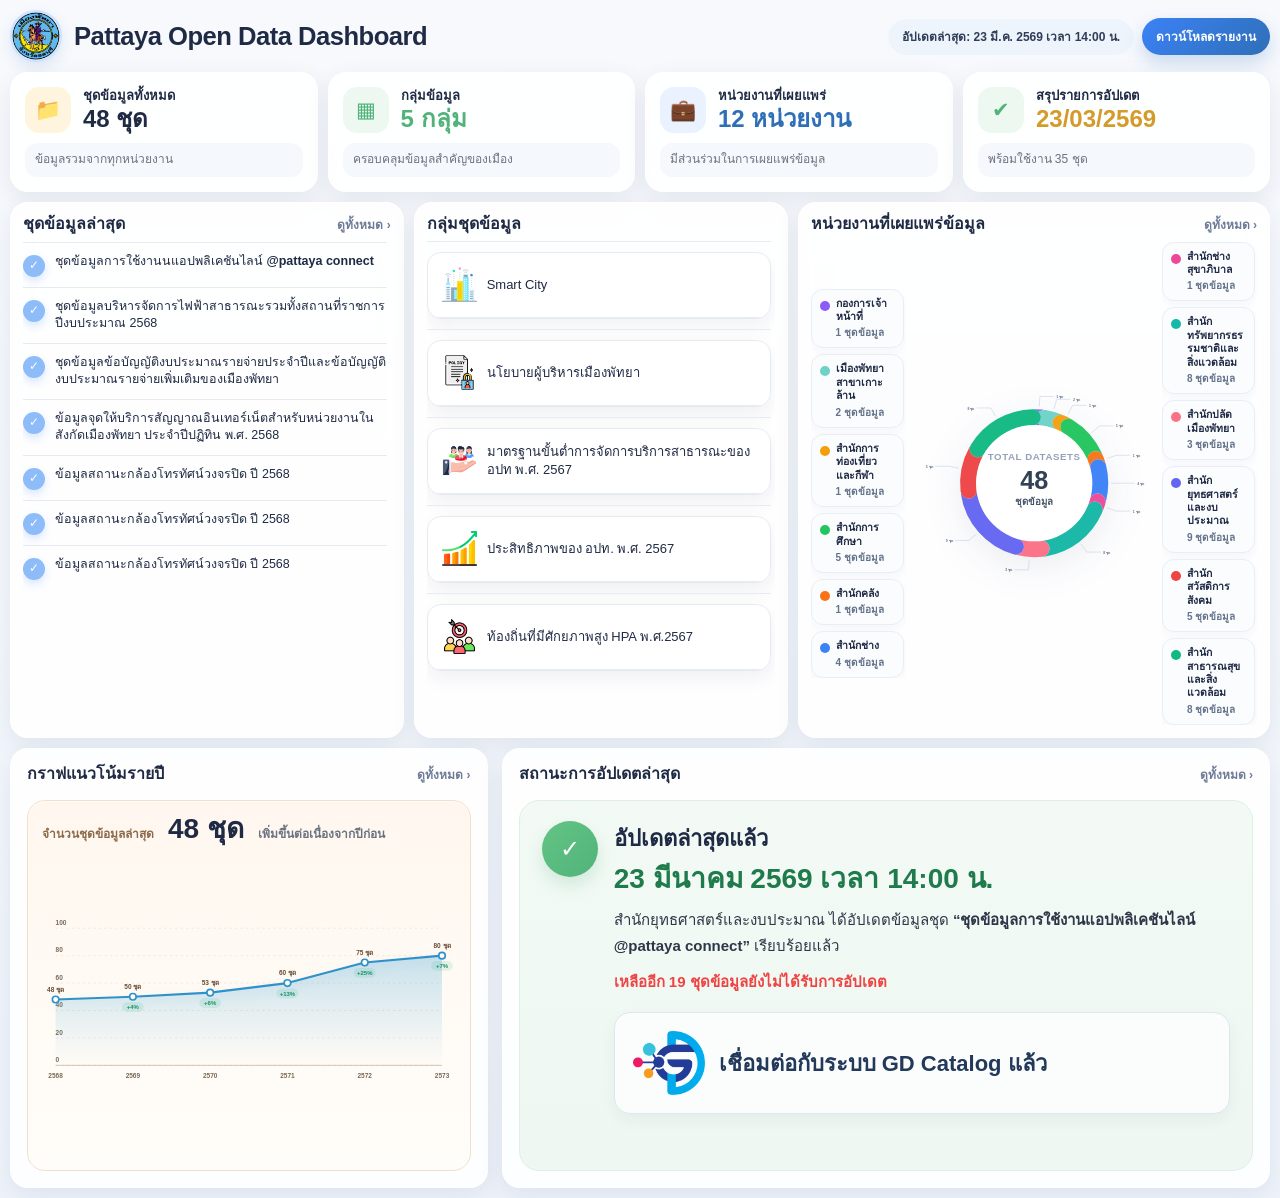
<file: index.html>
<!DOCTYPE html>
<html lang="th">
<head>
  <meta charset="UTF-8" />
  <meta name="viewport" content="width=device-width, initial-scale=1.0" />
  <title>Pattaya Open Data Dashboard</title>
  <link rel="stylesheet" href="style.css" />
</head>
<body>
  <div class="dashboard">
    <div class="topbar">
      <div class="brand">
        <div class="logo">
          <img src="pattaya logo.png" alt="Pattaya Logo">
        </div>
        <h1>Pattaya Open Data Dashboard</h1>
      </div>

      <div class="top-actions">
        <div class="last-update">อัปเดตล่าสุด: 23 มี.ค. 2569 เวลา 14:00 น.</div>
        <button class="btn">ดาวน์โหลดรายงาน</button>
      </div>
    </div>

    <div class="grid-kpi">
      <div class="card kpi-card">
        <div class="kpi-head">
          <div class="icon-wrap icon-orange">📁</div>
          <div>
            <div class="kpi-title">ชุดข้อมูลทั้งหมด</div>
            <div class="kpi-value">48 ชุด</div>
          </div>
        </div>
        <div class="kpi-sub">ข้อมูลรวมจากทุกหน่วยงาน</div>
      </div>

      <div class="card kpi-card">
        <div class="kpi-head">
          <div class="icon-wrap icon-green">▦</div>
          <div>
            <div class="kpi-title">กลุ่มข้อมูล</div>
            <div class="kpi-value" style="color:var(--green)">5 กลุ่ม</div>
          </div>
        </div>
        <div class="kpi-sub">ครอบคลุมข้อมูลสำคัญของเมือง</div>
      </div>

      <div class="card kpi-card">
        <div class="kpi-head">
          <div class="icon-wrap icon-blue">💼</div>
          <div>
            <div class="kpi-title">หน่วยงานที่เผยแพร่</div>
            <div class="kpi-value" style="color:var(--primary)">12 หน่วยงาน</div>
          </div>
        </div>
        <div class="kpi-sub">มีส่วนร่วมในการเผยแพร่ข้อมูล</div>
      </div>

      <div class="card kpi-card">
        <div class="kpi-head">
          <div class="icon-wrap icon-green">✔</div>
          <div>
            <div class="kpi-title">สรุปรายการอัปเดต</div>
            <div class="kpi-value" style="color:var(--orange)">23/03/2569</div>
          </div>
        </div>
        <div class="kpi-sub">พร้อมใช้งาน 35 ชุด</div>
      </div>
    </div>

 <div class="content-grid">
  <div class="card panel">
    <div class="panel-head">
      <div class="panel-title">ชุดข้อมูลล่าสุด</div>
      <a class="more" href="report.html">ดูทั้งหมด ›</a>
    </div>
    <ul class="list">
      <li><span class="check">✓</span><span>ชุดข้อมูลการใช้งานนแอปพลิเคชันไลน์ <strong>@pattaya connect</strong></span></li>
      <li><span class="check">✓</span><span>ชุดข้อมูลบริหารจัดการไฟฟ้าสาธารณะรวมทั้งสถานที่ราชการ ปีงบประมาณ 2568</span></li>
      <li><span class="check">✓</span><span>ชุดข้อมูลข้อบัญญัติงบประมาณรายจ่ายประจำปีและข้อบัญญัติงบประมาณรายจ่ายเพิ่มเติมของเมืองพัทยา</span></li>
      <li><span class="check">✓</span><span>ข้อมูลจุดให้บริการสัญญาณอินเทอร์เน็ตสำหรับหน่วยงานในสังกัดเมืองพัทยา ประจำปีปฏิทิน พ.ศ. 2568</span></li>
      <li><span class="check">✓</span><span>ข้อมูลสถานะกล้องโทรทัศน์วงจรปิด ปี 2568</span></li>
      <li><span class="check">✓</span><span>ข้อมูลสถานะกล้องโทรทัศน์วงจรปิด ปี 2568</span></li>
      <li><span class="check">✓</span><span>ข้อมูลสถานะกล้องโทรทัศน์วงจรปิด ปี 2568</span></li>
    </ul>
  </div>

  <div class="card panel">
    <div class="panel-head">
      <div class="panel-title">กลุ่มชุดข้อมูล</div>
    </div>

    <ul class="list">
      <li class="menu-row">
        <div class="menu-bar">
          <div class="menu-item">
            <div class="icon">
              <img src="smart-city.png" alt="Smart City" height="40" width="35">
              <div class="verdana">Smart City</div>
            </div>
            <div class="submenu">
              <a href="#">สิ่งแวดล้อมอัจฉริยะ</a>
              <a href="#">การเดินทางและขนส่งอัจฉริยะ</a>
              <a href="#">การดำรงชีวิตอัจฉริยะ</a>
              <a href="#">พลเมืองอัจฉริยะ</a>
              <a href="#">พลังงานอัจฉริยะ</a>
              <a href="#">เศรษฐกิจอัจฉริยะ</a>
              <a href="https://data.pattaya.go.th/group/smart-governance-1">การบริหารภาครัฐอัจฉริยะ</a>
            </div>
          </div>
        </div>
      </li>

      <li class="menu-row">
        <div class="menu-bar">
          <div class="menu-item">
            <div class="icon">
              <img src="privacy-policy.png" alt="นโยบายผู้บริหารเมืองพัทยา" height="40" width="35">
              <div class="verdana">นโยบายผู้บริหารเมืองพัทยา</div>
            </div>
            <div class="submenu">
              <a href="#">สิ่งแวดล้อมอัจฉริยะ</a>
              <a href="#">การเดินทางและขนส่งอัจฉริยะ</a>
              <a href="#">การดำรงชีวิตอัจฉริยะ</a>
              <a href="#">พลเมืองอัจฉริยะ</a>
              <a href="#">พลังงานอัจฉริยะ</a>
              <a href="#">เศรษฐกิจอัจฉริยะ</a>
              <a href="https://data.pattaya.go.th/group/smart-governance-1">การบริหารภาครัฐอัจฉริยะ</a>
            </div>
          </div>
        </div>
      </li>

      <li class="menu-row">
        <div class="menu-bar">
          <div class="menu-item">
            <div class="icon">
              <img src="service.png" alt="มาตรฐานขั้นต่ำการจัดการบริการสาธารณะของ อปท พ.ศ. 2567" height="40" width="35">
              <div class="verdana">มาตรฐานขั้นต่ำการจัดการบริการสาธารณะของ อปท พ.ศ. 2567</div>
            </div>
            <div class="submenu">
              <a href="#">สิ่งแวดล้อมอัจฉริยะ</a>
              <a href="#">การเดินทางและขนส่งอัจฉริยะ</a>
              <a href="#">การดำรงชีวิตอัจฉริยะ</a>
              <a href="#">พลเมืองอัจฉริยะ</a>
              <a href="#">พลังงานอัจฉริยะ</a>
              <a href="#">เศรษฐกิจอัจฉริยะ</a>
              <a href="https://data.pattaya.go.th/group/smart-governance-1">การบริหารภาครัฐอัจฉริยะ</a>
            </div>
          </div>
        </div>
      </li>

      <li class="menu-row">
        <div class="menu-bar">
          <div class="menu-item">
            <div class="icon">
              <img src="performance.png" alt="ประสิทธิภาพของ อปท. พ.ศ. 2567" height="40" width="35">
              <div class="verdana">ประสิทธิภาพของ อปท. พ.ศ. 2567</div>
            </div>
            <div class="submenu">
              <a href="#">สิ่งแวดล้อมอัจฉริยะ</a>
              <a href="#">การเดินทางและขนส่งอัจฉริยะ</a>
              <a href="#">การดำรงชีวิตอัจฉริยะ</a>
              <a href="#">พลเมืองอัจฉริยะ</a>
              <a href="#">พลังงานอัจฉริยะ</a>
              <a href="#">เศรษฐกิจอัจฉริยะ</a>
              <a href="https://data.pattaya.go.th/group/smart-governance-1">การบริหารภาครัฐอัจฉริยะ</a>
            </div>
          </div>
        </div>
      </li>

      <li class="menu-row">
        <div class="menu-bar">
          <div class="menu-item">
            <div class="icon">
              <img src="potential-customers.png" alt="ท้องถิ่นที่มีศักยภาพสูง HPA พ.ศ.2567" height="40" width="35">
              <div class="verdana">ท้องถิ่นที่มีศักยภาพสูง HPA พ.ศ.2567</div>
            </div>
            <div class="submenu">
              <a href="#">สิ่งแวดล้อมอัจฉริยะ</a>
              <a href="#">การเดินทางและขนส่งอัจฉริยะ</a>
              <a href="#">การดำรงชีวิตอัจฉริยะ</a>
              <a href="#">พลเมืองอัจฉริยะ</a>
              <a href="#">พลังงานอัจฉริยะ</a>
              <a href="#">เศรษฐกิจอัจฉริยะ</a>
              <a href="https://data.pattaya.go.th/group/smart-governance-1">การบริหารภาครัฐอัจฉริยะ</a>
            </div>
          </div>
        </div>
      </li>
    </ul>
  </div>

  <div class="card panel">
    <div class="panel-head">
      <div class="panel-title">หน่วยงานที่เผยแพร่ข้อมูล</div>
      <a class="more" href="#">ดูทั้งหมด ›</a>
    </div>

    <div class="agency-ring-layout">
      <div id="agencyLegendLeft" class="agency-legend-side"></div>

      <div class="agency-ring-center">
        <svg id="agencyChart" class="agency-chart" viewBox="0 0 620 620">
          <g id="agencyConnectors"></g>
          <g id="agencyArcs"></g>

          <circle cx="310" cy="310" r="150" class="agency-inner-hole"></circle>

          <text x="310" y="250" text-anchor="middle" class="agency-center-label">TOTAL DATASETS</text>
          <text x="310" y="325" text-anchor="middle" class="agency-center-total">48</text>
          <text x="310" y="365" text-anchor="middle" class="agency-center-sub">ชุดข้อมูล</text>
        </svg>
      </div>

      <div id="agencyLegendRight" class="agency-legend-side"></div>
    </div>
  </div>
</div>

<div class="bottom-grid">
  <div class="card chart-panel">
    <div class="panel-head">
      <div class="panel-title">กราฟแนวโน้มรายปี</div>
      <a class="more" href="#">ดูทั้งหมด ›</a>
    </div>

    <div class="trend-chart-card">
      <div class="trend-summary">
        <div class="trend-summary-label">จำนวนชุดข้อมูลล่าสุด</div>
        <div class="trend-summary-value">48 ชุด</div>
        <div class="trend-summary-sub">เพิ่มขึ้นต่อเนื่องจากปีก่อน</div>
      </div>

      <svg id="trendChart" class="trend-chart-svg" viewBox="0 0 760 320" preserveAspectRatio="xMidYMid meet">
        <g id="trendGrid"></g>
        <g id="trendAxes"></g>
        <path id="trendArea" class="trend-area"></path>
        <path id="trendLine" class="trend-line"></path>
        <g id="trendPoints"></g>
        <g id="trendLabels"></g>
        <g id="trendYears"></g>
      </svg>
    </div>
  </div>

  <div class="card status-panel">
    <div class="panel-head">
      <div class="panel-title">สถานะการอัปเดตล่าสุด</div>
      <a class="more" href="#">ดูทั้งหมด ›</a>
    </div>

    <div class="status-box">
      <div class="status-icon">✓</div>
      <div class="status-content">
        <div class="status-title">อัปเดตล่าสุดแล้ว</div>
        <div class="status-date">23 มีนาคม 2569 เวลา 14:00 น.</div>
        <div class="status-desc">
          สำนักยุทธศาสตร์และงบประมาณ ได้อัปเดตข้อมูลชุด
          <strong>“ชุดข้อมูลการใช้งานแอปพลิเคชันไลน์ @pattaya connect”</strong> เรียบร้อยแล้ว
        </div>
       <div class="status-out">
  <p>เหลืออีก 19 ชุดข้อมูลยังไม่ได้รับการอัปเดต</p>
</div>

<div class="status-connect">
  <img src="gpdplus_logo.png" alt="GD Catalog" width="72" height="72">
  <span>เชื่อมต่อกับระบบ GD Catalog แล้ว</span>
</div>

      </div>
    </div>
  </div>
</div>
  <script>
  const agencyData = [
    { name: "กองการเจ้าหน้าที่", value: 1, color: "#8B5CF6" },
    { name: "เมืองพัทยา สาขาเกาะล้าน", value: 2, color: "#6DD3C7" },
    { name: "สำนักการท่องเที่ยวและกีฬา", value: 1, color: "#F59E0B" },
    { name: "สำนักการศึกษา", value: 5, color: "#22C55E" },
    { name: "สำนักคลัง", value: 1, color: "#F97316" },
    { name: "สำนักช่าง", value: 4, color: "#3B82F6" },
    { name: "สำนักช่างสุขาภิบาล", value: 1, color: "#EC4899" },
    { name: "สำนักทรัพยากรธรรมชาติและสิ่งแวดล้อม", value: 8, color: "#14B8A6" },
    { name: "สำนักปลัดเมืองพัทยา", value: 3, color: "#FB7185" },
    { name: "สำนักยุทธศาสตร์และงบประมาณ", value: 9, color: "#6366F1" },
    { name: "สำนักสวัสดิการสังคม", value: 5, color: "#EF4444" },
    { name: "สำนักสาธารณสุขและสิ่งแวดล้อม", value: 8, color: "#10B981" }
  ];

  const total = agencyData.reduce((sum, item) => sum + item.value, 0);

  const svg = document.getElementById("agencyChart");
  const arcsGroup = document.getElementById("agencyArcs");
  const connectorsGroup = document.getElementById("agencyConnectors");
  const legendLeft = document.getElementById("agencyLegendLeft");
  const legendRight = document.getElementById("agencyLegendRight");

  const cx = 310;
  const cy = 310;
  const radius = 170;
  const strokeWidth = 54;
  const gapDeg = 2.5;

  function polarToCartesian(cx, cy, r, angleDeg) {
    const rad = (angleDeg - 90) * Math.PI / 180;
    return {
      x: cx + r * Math.cos(rad),
      y: cy + r * Math.sin(rad)
    };
  }

  function arcPath(cx, cy, r, startAngle, endAngle) {
    const start = polarToCartesian(cx, cy, r, endAngle);
    const end = polarToCartesian(cx, cy, r, startAngle);
    const largeArcFlag = endAngle - startAngle <= 180 ? "0" : "1";
    return `M ${start.x} ${start.y} A ${r} ${r} 0 ${largeArcFlag} 0 ${end.x} ${end.y}`;
  }

  function arcLength(r, startAngle, endAngle) {
    const angle = (endAngle - startAngle) * Math.PI / 180;
    return r * angle;
  }

  function createLegendItem(item) {
    const div = document.createElement("div");
    div.className = "agency-legend-item";
    div.innerHTML = `
      <span class="agency-legend-dot" style="background:${item.color}"></span>
      <div class="agency-legend-text">
        <div class="agency-legend-name">${item.name}</div>
        <div class="agency-legend-value">${item.value} ชุดข้อมูล</div>
      </div>
    `;
    return div;
  }

  let currentAngle = 0;

  agencyData.forEach((item, index) => {
    const angle = (item.value / total) * 360;
    const startAngle = currentAngle + gapDeg / 2;
    const endAngle = currentAngle + angle - gapDeg / 2;
    const midAngle = (startAngle + endAngle) / 2;

    const bg = document.createElementNS("http://www.w3.org/2000/svg", "path");
    bg.setAttribute("d", arcPath(cx, cy, radius, startAngle, endAngle));
    bg.setAttribute("class", "agency-arc-bg");
    arcsGroup.appendChild(bg);

    const arc = document.createElementNS("http://www.w3.org/2000/svg", "path");
    arc.setAttribute("d", arcPath(cx, cy, radius, startAngle, endAngle));
    arc.setAttribute("class", "agency-arc animate-arc");
    arc.setAttribute("stroke", item.color);

    const len = arcLength(radius, startAngle, endAngle);
    arc.style.setProperty("--arc-length", len);
    arc.style.animationDelay = `${index * 0.08}s`;
    arcsGroup.appendChild(arc);

    const p1 = polarToCartesian(cx, cy, radius + 28, midAngle);
    const p2 = polarToCartesian(cx, cy, radius + 54, midAngle);
    const isRight = Math.cos((midAngle - 90) * Math.PI / 180) >= 0;
    const p3 = {
      x: p2.x + (isRight ? 36 : -36),
      y: p2.y
    };

    const line = document.createElementNS("http://www.w3.org/2000/svg", "path");
    line.setAttribute("d", `M ${p1.x} ${p1.y} L ${p2.x} ${p2.y} L ${p3.x} ${p3.y}`);
    line.setAttribute("class", "agency-connector");
    line.style.opacity = "0";
    line.style.transition = "opacity 0.5s ease";
    line.style.transitionDelay = `${0.6 + index * 0.08}s`;
    connectorsGroup.appendChild(line);

    const label = document.createElementNS("http://www.w3.org/2000/svg", "text");
    label.setAttribute("x", isRight ? p3.x + 6 : p3.x - 6);
    label.setAttribute("y", p3.y + 4);
    label.setAttribute("text-anchor", isRight ? "start" : "end");
    label.setAttribute("class", "agency-small-label");
    label.textContent = `${item.value} ชุด`;
    label.style.opacity = "0";
    label.style.transition = "opacity 0.5s ease";
    label.style.transitionDelay = `${0.7 + index * 0.08}s`;
    connectorsGroup.appendChild(label);

    setTimeout(() => {
      line.style.opacity = "1";
      label.style.opacity = "1";
    }, 100);

    const legendItem = createLegendItem(item);
    if (index < Math.ceil(agencyData.length / 2)) {
      legendLeft.appendChild(legendItem);
    } else {
      legendRight.appendChild(legendItem);
    }

    currentAngle += angle;
  });
</script>
<script>
  const trendData = [
    { year: "2568", value: 48 },
    { year: "2569", value: 50 },
    { year: "2570", value: 53 },
    { year: "2571", value: 60 },
    { year: "2572", value: 75 },
    { year: "2573", value: 80 }
  ];

  const trendSvg = document.getElementById("trendChart");
  const trendGrid = document.getElementById("trendGrid");
  const trendAxes = document.getElementById("trendAxes");
  const trendArea = document.getElementById("trendArea");
  const trendLine = document.getElementById("trendLine");
  const trendPoints = document.getElementById("trendPoints");
  const trendLabels = document.getElementById("trendLabels");
  const trendYears = document.getElementById("trendYears");

  const width = 760;
  const height = 320;
  const margin = { top: 20, right: 25, bottom: 48, left: 25 };

  const chartW = width - margin.left - margin.right;
  const chartH = height - margin.top - margin.bottom;

  const maxValue = Math.max(...trendData.map(d => d.value));
  const minValue = 0;
  const steps = 5;
  const yStep = Math.ceil(maxValue / steps / 5) * 5;
  const yMax = yStep * steps;

  function xScale(index){
    return margin.left + (chartW / (trendData.length - 1)) * index;
  }

  function yScale(value){
    return margin.top + chartH - ((value - minValue) / (yMax - minValue)) * chartH;
  }

  // gradient
  const defs = document.createElementNS("http://www.w3.org/2000/svg", "defs");
  defs.innerHTML = `
    <linearGradient id="trendAreaGradient" x1="0" y1="0" x2="0" y2="1">
      <stop offset="0%" stop-color="#3fa3d8"></stop>
      <stop offset="100%" stop-color="#3fa3d8" stop-opacity="0"></stop>
    </linearGradient>
  `;
  trendSvg.prepend(defs);

  // grid lines
  for(let i = 0; i <= steps; i++){
    const yValue = i * yStep;
    const y = yScale(yValue);

    const line = document.createElementNS("http://www.w3.org/2000/svg", "line");
    line.setAttribute("x1", margin.left);
    line.setAttribute("x2", width - margin.right);
    line.setAttribute("y1", y);
    line.setAttribute("y2", y);
    line.setAttribute("class", "trend-grid-line");
    trendGrid.appendChild(line);

    const label = document.createElementNS("http://www.w3.org/2000/svg", "text");
    label.setAttribute("x", margin.left);
    label.setAttribute("y", y - 6);
    label.setAttribute("text-anchor", "start");
    label.setAttribute("class", "trend-year-text");
    label.textContent = yValue;
    trendGrid.appendChild(label);
  }

  // x axis
  const axis = document.createElementNS("http://www.w3.org/2000/svg", "line");
  axis.setAttribute("x1", margin.left);
  axis.setAttribute("x2", width - margin.right);
  axis.setAttribute("y1", margin.top + chartH);
  axis.setAttribute("y2", margin.top + chartH);
  axis.setAttribute("class", "trend-axis-line");
  trendAxes.appendChild(axis);

  // line + area
  let linePath = "";
  let areaPath = "";

  trendData.forEach((d, i) => {
    const x = xScale(i);
    const y = yScale(d.value);

    linePath += `${i === 0 ? "M" : "L"} ${x} ${y} `;
    areaPath += `${i === 0 ? "M" : "L"} ${x} ${y} `;
  });

  areaPath += `L ${xScale(trendData.length - 1)} ${margin.top + chartH} `;
  areaPath += `L ${xScale(0)} ${margin.top + chartH} Z`;

  trendLine.setAttribute("d", linePath);
  trendArea.setAttribute("d", areaPath);

  // points + labels + growth %
  trendData.forEach((d, i) => {
    const x = xScale(i);
    const y = yScale(d.value);

    const point = document.createElementNS("http://www.w3.org/2000/svg", "circle");
    point.setAttribute("cx", x);
    point.setAttribute("cy", y);
    point.setAttribute("r", 6);
    point.setAttribute("class", "trend-point");
    trendPoints.appendChild(point);

    const valueLabel = document.createElementNS("http://www.w3.org/2000/svg", "text");
    valueLabel.setAttribute("x", x);
    valueLabel.setAttribute("y", y - 14);
    valueLabel.setAttribute("text-anchor", "middle");
    valueLabel.setAttribute("class", "trend-value-text");
    valueLabel.textContent = `${d.value} ชุด`;
    trendLabels.appendChild(valueLabel);

    const yearLabel = document.createElementNS("http://www.w3.org/2000/svg", "text");
    yearLabel.setAttribute("x", x);
    yearLabel.setAttribute("y", margin.top + chartH + 24);
    yearLabel.setAttribute("text-anchor", "middle");
    yearLabel.setAttribute("class", "trend-year-text");
    yearLabel.textContent = d.year;
    trendYears.appendChild(yearLabel);

    if(i > 0){
      const prev = trendData[i - 1].value;
      const growth = (((d.value - prev) / prev) * 100).toFixed(0);

      const badge = document.createElementNS("http://www.w3.org/2000/svg", "rect");
      badge.setAttribute("x", x - 20);
      badge.setAttribute("y", y + 10);
      badge.setAttribute("rx", 10);
      badge.setAttribute("ry", 10);
      badge.setAttribute("width", 40);
      badge.setAttribute("height", 18);
      badge.setAttribute("class", "trend-growth-badge");
      trendLabels.appendChild(badge);

      const growthText = document.createElementNS("http://www.w3.org/2000/svg", "text");
      growthText.setAttribute("x", x);
      growthText.setAttribute("y", y + 23);
      growthText.setAttribute("text-anchor", "middle");
      growthText.setAttribute("class", "trend-growth-text");
      growthText.textContent = `+${growth}%`;
      trendLabels.appendChild(growthText);
    }
  });
</script>
</body>
</html>
</file>
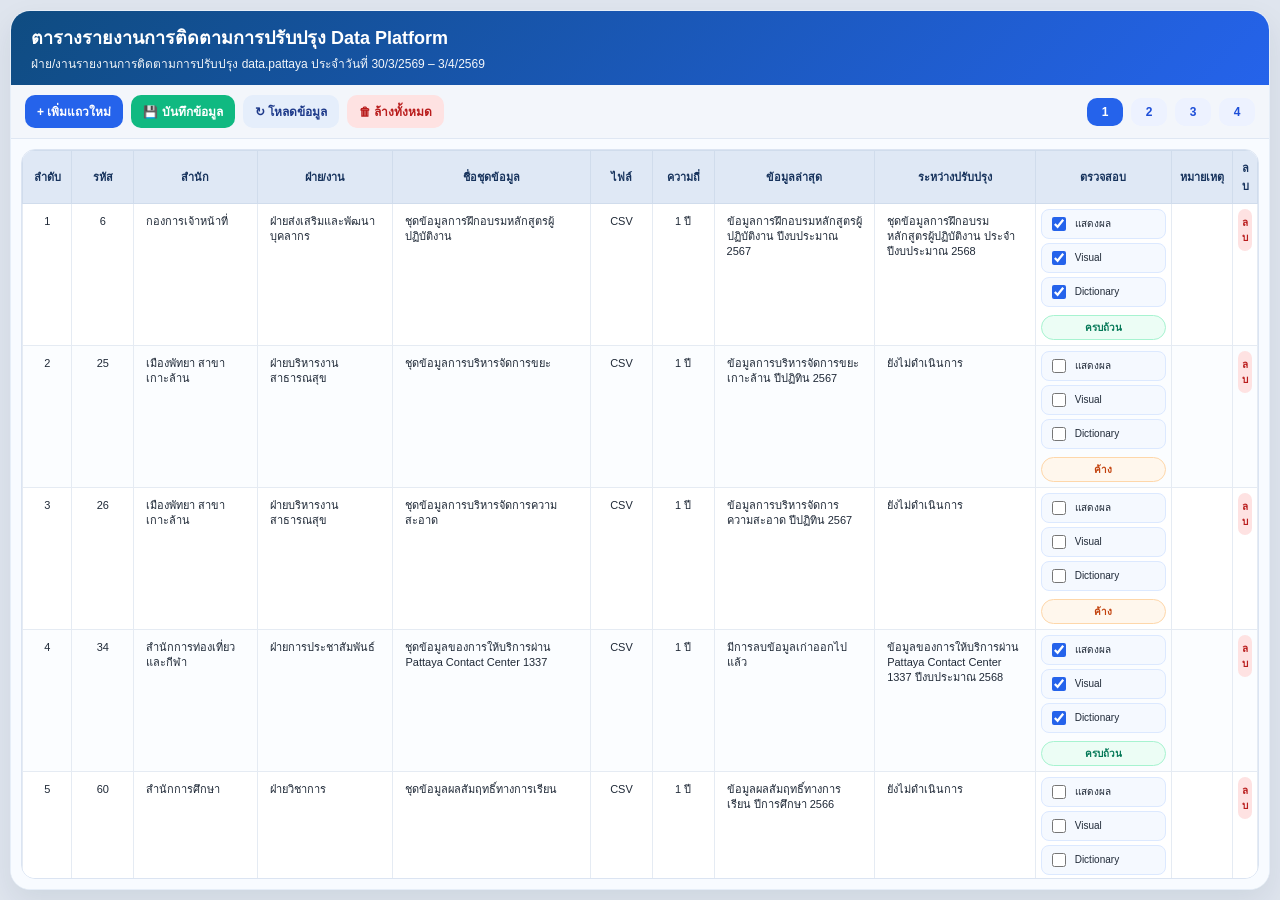
<file: report.html>
<!DOCTYPE html>
<html lang="th">
<head>
  <meta charset="UTF-8" />
  <meta name="viewport" content="width=device-width, initial-scale=1.0" />
  <title>ตารางติดตามการปรับปรุง Data Platform</title>
  <style>
    *{
      box-sizing:border-box;
      font-family:"Sarabun","Segoe UI",sans-serif;
    }

    html, body{
      height:100%;
      margin:0;
      overflow:hidden;
      background:#dfe5ee;
      color:#1f2937;
    }

    body{
      padding:10px;
    }

    .container{
      width:100%;
      height:calc(100vh - 20px);
      max-width:1400px;
      margin:0 auto;
    }

    .card{
      height:100%;
      display:flex;
      flex-direction:column;
      background:#fff;
      border-radius:20px;
      box-shadow:0 12px 30px rgba(18,38,63,.08);
      border:1px solid #e6eef8;
      overflow:hidden;
    }

    .header{
      flex:0 0 auto;
      padding:16px 20px 12px;
      background:linear-gradient(135deg,#0f4c81,#2563eb);
      color:#fff;
    }

    .header h1{
      margin:0 0 4px;
      font-size:18px;
      line-height:1.3;
    }

    .header p{
      margin:0;
      font-size:12px;
      opacity:.95;
    }

    .toolbar{
      flex:0 0 auto;
      display:flex;
      justify-content:space-between;
      align-items:center;
      gap:8px;
      flex-wrap:wrap;
      padding:10px 14px;
      background:#f3f6fb;
      border-bottom:1px solid #dfe7f3;
    }

    .toolbar-left,.toolbar-right{
      display:flex;
      gap:8px;
      flex-wrap:wrap;
      align-items:center;
    }

    button{
      border:none;
      border-radius:10px;
      padding:7px 12px;
      cursor:pointer;
      font-size:12px;
      font-weight:700;
      transition:.15s ease;
    }

    button:hover{
      transform:translateY(-1px);
    }

    .btn-primary{ background:#2563eb; color:#fff; }
    .btn-success{ background:#10b981; color:#fff; }
    .btn-secondary{ background:#e5eefb; color:#1e3a8a; }
    .btn-danger{ background:#fee2e2; color:#b91c1c; }

    .page-btn{
      background:#edf2ff;
      color:#1d4ed8;
      min-width:36px;
      padding:7px 10px;
    }

    .page-btn.active{
      background:#2563eb;
      color:#fff;
    }

    .table-panel{
      flex:1 1 auto;
      min-height:0;
      padding:10px;
      background:#f8fbff;
    }

    .table-wrap{
      height:100%;
      overflow:auto;
      border:1px solid #dbe4f2;
      border-radius:14px;
      background:#fff;
    }

    table{
      width:100%;
      border-collapse:collapse;
      table-layout:fixed;
      font-size:11px;
      min-width:1150px;
    }

    thead th{
      position:sticky;
      top:0;
      z-index:5;
      background:#dfe8f5;
      color:#16325c;
      font-weight:700;
      text-align:center;
      padding:8px 6px;
      border:1px solid #d0dcec;
      word-break:break-word;
    }

    tbody td{
      padding:5px;
      border:1px solid #e5ebf3;
      vertical-align:top;
      word-break:break-word;
      overflow-wrap:break-word;
      background:#fff;
    }

    tbody tr:nth-child(even) td{
      background:#fbfdff;
    }

    .editable{
      width:100%;
      min-height:26px;
      padding:4px 6px;
      border-radius:8px;
      outline:none;
      border:1px solid transparent;
      white-space:pre-wrap;
      word-break:break-word;
      line-height:1.35;
      font-size:11px;
    }

    .editable:focus{
      background:#fff;
      border-color:#93c5fd;
      box-shadow:0 0 0 2px rgba(37,99,235,.08);
    }

    .center{
      text-align:center;
    }

    .check-group{
      display:flex;
      flex-direction:column;
      gap:4px;
    }

    .check-item{
      display:flex;
      align-items:center;
      gap:6px;
      background:#f5f9ff;
      border:1px solid #dce9ff;
      border-radius:8px;
      padding:4px 6px;
      font-size:10px;
      line-height:1.2;
    }

    .check-item input[type="checkbox"]{
      width:14px;
      height:14px;
      accent-color:#2563eb;
      flex-shrink:0;
    }

    .status-badge{
      display:inline-block;
      padding:4px 8px;
      border-radius:999px;
      font-size:10px;
      font-weight:800;
      text-align:center;
      background:#fff7ed;
      color:#c2410c;
      border:1px solid #fed7aa;
      margin-top:4px;
    }

    .status-done{
      background:#ecfdf5;
      color:#047857;
      border-color:#a7f3d0;
    }

    .action-btn{
      width:100%;
      border:none;
      background:#fee2e2;
      color:#b91c1c;
      border-radius:8px;
      padding:6px 4px;
      font-size:10px;
      font-weight:700;
      cursor:pointer;
    }

    col.no{width:4%}
    col.code{width:5%}
    col.office{width:10%}
    col.division{width:11%}
    col.dataset{width:16%}
    col.filetype{width:5%}
    col.frequency{width:5%}
    col.latest{width:13%}
    col.update{width:13%}
    col.check{width:11%}
    col.note{width:5%}
    col.action{width:2%}

    @media (max-width: 1000px){
      .header h1{ font-size:16px; }
      .header p{ font-size:11px; }
      button{ font-size:11px; padding:6px 10px; }
      table{ font-size:10px; }
      .editable{ font-size:10px; }
      .check-item{ font-size:9px; }
    }
  </style>
</head>
<body>
  <div class="container">
    <div class="card">
      <div class="header">
        <h1>ตารางรายงานการติดตามการปรับปรุง Data Platform</h1>
        <p>ฝ่าย/งานรายงานการติดตามการปรับปรุง data.pattaya ประจำวันที่ 30/3/2569 – 3/4/2569</p>
      </div>

      <div class="toolbar">
        <div class="toolbar-left">
          <button class="btn-primary" onclick="addRow()">+ เพิ่มแถวใหม่</button>
          <button class="btn-success" onclick="saveTable()">💾 บันทึกข้อมูล</button>
          <button class="btn-secondary" onclick="loadTable()">↻ โหลดข้อมูล</button>
          <button class="btn-danger" onclick="clearTable()">🗑 ล้างทั้งหมด</button>
        </div>
        <div class="toolbar-right" id="pagination"></div>
      </div>

      <div class="table-panel">
        <div class="table-wrap">
          <table>
            <colgroup>
              <col class="no"><col class="code"><col class="office"><col class="division">
              <col class="dataset"><col class="filetype"><col class="frequency">
              <col class="latest"><col class="update"><col class="check">
              <col class="note"><col class="action">
            </colgroup>
            <thead>
              <tr>
                <th>ลำดับ</th>
                <th>รหัส</th>
                <th>สำนัก</th>
                <th>ฝ่าย/งาน</th>
                <th>ชื่อชุดข้อมูล</th>
                <th>ไฟล์</th>
                <th>ความถี่</th>
                <th>ข้อมูลล่าสุด</th>
                <th>ระหว่างปรับปรุง</th>
                <th>ตรวจสอบ</th>
                <th>หมายเหตุ</th>
                <th>ลบ</th>
              </tr>
            </thead>
            <tbody id="tableBody"></tbody>
          </table>
        </div>
      </div>
    </div>
  </div>

  <script>
    const pageSize = 12;
    let currentPage = 1;

    const defaultData = [
      {no:"1",code:"6",office:"กองการเจ้าหน้าที่",division:"ฝ่ายส่งเสริมและพัฒนาบุคลากร",dataset:"ชุดข้อมูลการฝึกอบรมหลักสูตรผู้ปฏิบัติงาน",filetype:"CSV",frequency:"1 ปี",latest:"ข้อมูลการฝึกอบรมหลักสูตรผู้ปฏิบัติงาน ปีงบประมาณ 2567",update:"ชุดข้อมูลการฝึกอบรมหลักสูตรผู้ปฏิบัติงาน ประจำปีงบประมาณ 2568",checkDisplay:true,checkVisualization:true,checkDictionary:true,note:""},
      {no:"2",code:"25",office:"เมืองพัทยา สาขาเกาะล้าน",division:"ฝ่ายบริหารงานสาธารณสุข",dataset:"ชุดข้อมูลการบริหารจัดการขยะ",filetype:"CSV",frequency:"1 ปี",latest:"ข้อมูลการบริหารจัดการขยะเกาะล้าน ปีปฏิทิน 2567",update:"ยังไม่ดำเนินการ",checkDisplay:false,checkVisualization:false,checkDictionary:false,note:""},
      {no:"3",code:"26",office:"เมืองพัทยา สาขาเกาะล้าน",division:"ฝ่ายบริหารงานสาธารณสุข",dataset:"ชุดข้อมูลการบริหารจัดการความสะอาด",filetype:"CSV",frequency:"1 ปี",latest:"ข้อมูลการบริหารจัดการความสะอาด ปีปฏิทิน 2567",update:"ยังไม่ดำเนินการ",checkDisplay:false,checkVisualization:false,checkDictionary:false,note:""},
      {no:"4",code:"34",office:"สำนักการท่องเที่ยวและกีฬา",division:"ฝ่ายการประชาสัมพันธ์",dataset:"ชุดข้อมูลของการให้บริการผ่าน Pattaya Contact Center 1337",filetype:"CSV",frequency:"1 ปี",latest:"มีการลบข้อมูลเก่าออกไปแล้ว",update:"ข้อมูลของการให้บริการผ่าน Pattaya Contact Center 1337 ปีงบประมาณ 2568",checkDisplay:true,checkVisualization:true,checkDictionary:true,note:""},
      {no:"5",code:"60",office:"สำนักการศึกษา",division:"ฝ่ายวิชาการ",dataset:"ชุดข้อมูลผลสัมฤทธิ์ทางการเรียน",filetype:"CSV",frequency:"1 ปี",latest:"ข้อมูลผลสัมฤทธิ์ทางการเรียน ปีการศึกษา 2566",update:"ยังไม่ดำเนินการ",checkDisplay:false,checkVisualization:false,checkDictionary:false,note:""},
      {no:"6",code:"77",office:"สำนักการศึกษา",division:"ฝ่ายกิจกรรมเด็กและเยาวชน",dataset:"ชุดข้อมูลการจัดการแข่งขันกีฬา ดนตรี และศิลปะ",filetype:"CSV",frequency:"1 ปี",latest:"ข้อมูลการจัดการแข่งขันกีฬา ดนตรี และศิลปะ ประจำปีงบประมาณ 2567",update:"ยังไม่ดำเนินการ",checkDisplay:false,checkVisualization:false,checkDictionary:false,note:""},
      {no:"7",code:"78",office:"สำนักการศึกษา",division:"ฝ่ายกิจกรรมเด็กและเยาวชน",dataset:"ชุดข้อมูลสมาชิกสภาเด็กและเยาวชนของแต่ละโรงเรียนในสังกัดเมืองพัทยา",filetype:"CSV",frequency:"1 ปี",latest:"ข้อมูลสมาชิกสภาเด็กและเยาวชนของแต่ละโรงเรียนในสังกัดเมืองพัทยา ประจำปีงบประมาณ 2567",update:"ยังไม่ดำเนินการ",checkDisplay:false,checkVisualization:false,checkDictionary:false,note:""},
      {no:"8",code:"82",office:"สำนักการศึกษา",division:"ฝ่ายส่งเสริมศาสนา ศิลปะและวัฒนธรรม",dataset:"ชุดข้อมูลผู้เข้าร่วมกิจกรรม การสืบสาน การเรียนรู้ทางด้านศาสนา ศิลปะวัฒนธรรมและภูมิปัญญาท้องถิ่น",filetype:"CSV",frequency:"1 ปี",latest:"ข้อมูลผู้เข้าร่วมกิจกรรม การสืบสาน การเรียนรู้ทางด้านศาสนา ศิลปะวัฒนธรรมและภูมิปัญญาท้องถิ่น",update:"ยังไม่ดำเนินการ",checkDisplay:false,checkVisualization:false,checkDictionary:false,note:""},
      {no:"9",code:"86",office:"สำนักการศึกษา",division:"ฝ่ายการศึกษานอกระบบและตามอัธยาศัย",dataset:"ชุดข้อมูลผู้เข้าร่วมกิจกรรมส่งเสริมการเรียนรู้และจัดการศึกษานอกระบบและการศึกษาตามอัธยาศัย",filetype:"CSV",frequency:"1 ปี",latest:"ข้อมูลผู้เข้าร่วมกิจกรรมส่งเสริมการเรียนรู้และจัดการศึกษานอกระบบ ปีงบประมาณ 2567",update:"ข้อมูลผู้เข้าร่วมกิจกรรมส่งเสริมการเรียนรู้และจัดการศึกษานอกระบบ งบประมาณ 2568",checkDisplay:true,checkVisualization:true,checkDictionary:true,note:""},
      {no:"10",code:"91",office:"สำนักคลัง",division:"ฝ่ายพัฒนารายได้",dataset:"ชุดข้อมูลรายได้จากการจัดเก็บภาษีและค่าธรรมเนียมต่างๆ",filetype:"CSV",frequency:"1 ปี",latest:"ข้อมูลรายได้จากการจัดเก็บภาษีและค่าธรรมเนียมต่าง ปีงบประมาณ 2567",update:"ข้อมูลรายได้จากการจัดเก็บภาษีและค่าธรรมเนียมต่าง ปีงบประมาณ 2568",checkDisplay:true,checkVisualization:true,checkDictionary:true,note:""},
      {no:"11",code:"104",office:"สำนักช่าง",division:"ฝ่ายสาธารณูปโภค",dataset:"ชุดข้อมูลบริหารจัดการไฟฟ้าสาธารณะรวมทั้งสถานที่ราชการ",filetype:"CSV",frequency:"1 ปี",latest:"ข้อมูลบริหารจัดการไฟฟ้าสาธารณะรวมทั้งสถานที่ราชการ ปีงบประมาณ 2567",update:"ชุดข้อมูลบริหารจัดการไฟฟ้าสาธารณะรวมทั้งสถานที่ราชการ ปีงบประมาณ 2568",checkDisplay:true,checkVisualization:true,checkDictionary:true,note:""},
      {no:"12",code:"111",office:"สำนักช่าง",division:"ฝ่ายรณรงค์ระเบียบวินัยจราจร",dataset:"ชุดข้อมูลผลการดำเนินการป้องกันและลดอุบัติเหตุทางถนนเมืองพัทยา",filetype:"CSV",frequency:"1 ปี",latest:"ข้อมูลผลการดำเนินการป้องกันและลดอุบัติเหตุทางถนนเมืองพัทยา ปีปฏิทิน 2567",update:"ชุดข้อมูลผลการดำเนินการป้องกันและลดอุบัติเหตุทางถนนเมืองพัทยา ปี 2568",checkDisplay:true,checkVisualization:true,checkDictionary:true,note:""},

      {no:"13",code:"112",office:"สำนักช่าง",division:"ฝ่ายระบบการจราจร",dataset:"ชุดข้อมูลปริมาณรถ",filetype:"CSV",frequency:"1 ปี",latest:"ข้อมูลปริมาณรถ ปีปฏิทิน 2567",update:"ปริมาณรถ ปี 2568",checkDisplay:true,checkVisualization:true,checkDictionary:true,note:""},
      {no:"14",code:"116",office:"สำนักช่าง",division:"สำนักช่าง",dataset:"ชุดข้อมูลเส้นทางการคมนาคมและขนส่ง",filetype:"CSV",frequency:"1 ปี",latest:"ข้อมูลเส้นทางการคมนาคมและขนส่ง",update:"ข้อมูลเส้นทางการคมนาคมและขนส่ง ปี 2568",checkDisplay:true,checkVisualization:true,checkDictionary:true,note:""},
      {no:"15",code:"133",office:"สำนักช่างสุขาภิบาล",division:"ฝ่ายวิเคราะห์คุณภาพน้ำและควบคุมมลพิษ",dataset:"ชุดข้อมูลตรวจสอบสถานการณ์มลพิษทางน้ำ",filetype:"CSV",frequency:"1 ปี",latest:"ข้อมูลตรวจสอบสถานการณ์มลพิษทางน้ำคลอง ปีงบประมาณ 2567 / ข้อมูลตรวจสอบสถานการณ์มลพิษทางน้ำทะเล ปีงบประมาณ 2567",update:"ยังไม่ดำเนินการ",checkDisplay:false,checkVisualization:false,checkDictionary:false,note:""},
      {no:"16",code:"149",office:"สำนักทรัพยากรธรรมชาติและสิ่งแวดล้อม",division:"ฝ่ายจัดการคุณภาพอากาศและเสียง",dataset:"ชุดผลการตรวจวัดติดตามคุณภาพอากาศและเสียงตามจุดต่างๆ",filetype:"CSV",frequency:"1 ปี",latest:"ข้อมูลผลการตรวจวัดติดตามคุณภาพอากาศและเสียงตามจุดต่างๆ ปีปฏิทิน 2567",update:"ชุดผลการตรวจวัดติดตามคุณภาพอากาศตามจุดต่างๆ เพื่อเฝ้าระวังมลพิษทางอากาศ ปี 2568",checkDisplay:true,checkVisualization:true,checkDictionary:true,note:""},
      {no:"17",code:"150",office:"สำนักทรัพยากรธรรมชาติและสิ่งแวดล้อม",division:"ฝ่ายควบคุมการกำจัดมูลฝอยและสิ่งปฏิกูล",dataset:"ชุดข้อมูลสถิติจัดเก็บขยะและนำไปกำจัด เช่น ขยะทั่วไป ขยะติดเชื้อ ขยะอันตราย",filetype:"CSV",frequency:"1 ปี",latest:"ข้อมูลสถิติจัดเก็บขยะและนำไปกำจัด เช่น ขยะทั่วไป ขยะติดเชื้อ ขยะอันตราย ปีปฏิทิน 2567",update:"ชุดข้อมูลสถิติจัดเก็บขยะและนำไปกำจัด เช่น ขยะทั่วไป ขยะติดเชื้อ ขยะอันตราย ประจำปีปฏิทิน 2568",checkDisplay:true,checkVisualization:true,checkDictionary:true,note:""},
      {no:"18",code:"155",office:"สำนักทรัพยากรธรรมชาติและสิ่งแวดล้อม",division:"ฝ่ายควบคุมการรักษาความสะอาด",dataset:"ชุดข้อมูลการจัดการดูดสิ่งปฏิกูล",filetype:"CSV",frequency:"1 ปี",latest:"ข้อมูลการจัดการดูดสิ่งปฏิกูล ปีปฏิทิน 2567",update:"ชุดข้อมูลการจัดการดูดสิ่งปฏิกูล 2568",checkDisplay:true,checkVisualization:true,checkDictionary:true,note:""},
      {no:"19",code:"159",office:"สำนักทรัพยากรธรรมชาติและสิ่งแวดล้อม",division:"ฝ่ายพฤกษศาสตร์",dataset:"ชุดข้อมูลด้านการขยายพันธุ์ไม้ดอก-ไม้ประดับ ในแต่ละเดือน",filetype:"CSV",frequency:"1 ปี",latest:"การขยายพันธุ์ไม้ดอก ไม้ประดับ ประจำปีงบประมาณ 2567",update:"ชุดข้อมูลด้านการขยายพันธุ์ไม้ดอก ไม้ประดับ ในแต่ละเดือน ปี 2568",checkDisplay:true,checkVisualization:true,checkDictionary:true,note:""},
      {no:"20",code:"160",office:"สำนักทรัพยากรธรรมชาติและสิ่งแวดล้อม",division:"ฝ่ายพฤกษศาสตร์",dataset:"ชุดข้อมูลด้านการเข้าตรวจสอบ ซ่อมแซม บำรุง ดูแลรักษา ระบบไฟฟ้าและระบบน้ำรดต้นไม้",filetype:"CSV",frequency:"1 ปี",latest:"ชุดข้อมูลด้านการเข้าตรวจสอบ ซ่อมแซม บำรุง ดูแลรักษา ระบบไฟฟ้าและระบบน้ำรดต้นไม้",update:"ชุดข้อมูลด้านการขยายพันธุ์ไม้ดอก ไม้ประดับ ในแต่ละเดือน ปี 2568",checkDisplay:true,checkVisualization:true,checkDictionary:true,note:""},
      {no:"21",code:"162",office:"สำนักทรัพยากรธรรมชาติและสิ่งแวดล้อม",division:"ฝ่ายทรัพยากรธรรมชาติ",dataset:"ชุดข้อมูลการดูแลป่าชายเลน",filetype:"CSV",frequency:"1 ปี",latest:"ข้อมูลการดูแลป่าชายเลน",update:"ข้อมูลการดูแลป่าชายเลน 2568",checkDisplay:true,checkVisualization:true,checkDictionary:true,note:""},
      {no:"22",code:"163",office:"สำนักทรัพยากรธรรมชาติและสิ่งแวดล้อม",division:"ฝ่ายทรัพยากรธรรมชาติ",dataset:"ชุดข้อมูลการใช้เทคโนโลยีพลังงานสะอาด",filetype:"CSV",frequency:"1 ปี",latest:"ข้อมูลการใช้เทคโนโลยีพลังงานสะอาด ปีปฏิทิน 2567",update:"ข้อมูลการใช้เทคโนโลยีพลังงานสะอาด ปีปฏิทิน 2568",checkDisplay:true,checkVisualization:true,checkDictionary:true,note:""},
      {no:"23",code:"164",office:"สำนักทรัพยากรธรรมชาติและสิ่งแวดล้อม",division:"ฝ่ายทรัพยากรธรรมชาติ",dataset:"ชุดข้อมูลการบริหารจัดการพื้นที่สีเขียว",filetype:"CSV",frequency:"1 ปี",latest:"ข้อมูลการบริหารจัดการพื้นที่สีเขียว ปีงบประมาณ 2567",update:"ชุดข้อมูลการบริหารจัดการพื้นที่สีเขียว ปีงบประมาณ 2568",checkDisplay:true,checkVisualization:true,checkDictionary:true,note:""},
      {no:"24",code:"170",office:"สำนักปลัดเมืองพัทยา",division:"ฝ่ายควบคุมความปลอดภัยทางทะเล",dataset:"ชุดข้อมูลสถิติการใช้บริการเรือโดยสารและเรือสปีดโบ๊ท",filetype:"CSV",frequency:"1 ปี",latest:"ข้อมูลสถิติการใช้บริการเรือโดยสารและเรือสปีดโบ๊ท ปีปฏิทิน 2567",update:"ข้อมูลสถิติการใช้บริการเรือโดยสารและเรือสปีดโบ๊ท ปีปฏิทิน 2568",checkDisplay:true,checkVisualization:true,checkDictionary:true,note:""},

      {no:"25",code:"171",office:"สำนักปลัดเมืองพัทยา",division:"ฝ่ายควบคุมความปลอดภัยทางทะเล",dataset:"ชุดข้อมูลการเกิดอุบัติเหตุทางทะเล",filetype:"CSV",frequency:"1 ปี",latest:"ข้อมูลการเกิดอุบัติเหตุทางทะเล",update:"ข้อมูลสถิติการเกิดอุบัติเหตุทางทะเล ปีปฏิทิน 2568",checkDisplay:true,checkVisualization:true,checkDictionary:true,note:""},
      {no:"26",code:"172",office:"สำนักปลัดเมืองพัทยา",division:"ฝ่ายรักษาความสงบเรียบร้อย",dataset:"ชุดข้อมูลนักท่องเที่ยวเดินทางลงเกาะล้าน",filetype:"CSV",frequency:"1 ปี",latest:"ข้อมูลนักท่องเที่ยวเดินทางลงเกาะล้าน ปีปฏิทิน 2565 - 2567",update:"ยอดนักท่องเที่ยวเดินทางไปเกาะล้าน ปีปฏิทิน 2568",checkDisplay:true,checkVisualization:true,checkDictionary:true,note:""},
      {no:"27",code:"213",office:"สำนักยุทธศาสตร์และงบประมาณ",division:"ฝ่ายงบประมาณ",dataset:"ชุดข้อมูลข้อบัญญัติงบประมาณรายจ่ายประจำปีและข้อบัญญัติงบประมาณรายจ่ายเพิ่มเติมของเมืองพัทยา",filetype:"CSV/RDF",frequency:"1 ปี",latest:"ข้อมูลข้อบัญญัติงบประมาณรายจ่ายประจำปี 2567 และข้อมูลข้อบัญญัติงบประมาณรายจ่ายเพิ่มเติมของเมืองพัทยา",update:"ข้อบัญญัติงบประมาณ ประจำปีงบประมาณ พ.ศ.2568 / ข้อบัญญัติงบประมาณรายจ่ายเพิ่มเติม (ฉบับที่ 2) พ.ศ.2568 / บางรายการไม่มีข้อมูลอัปเดต",checkDisplay:false,checkVisualization:false,checkDictionary:false,note:""},
      {no:"28",code:"215",office:"สำนักยุทธศาสตร์และงบประมาณ",division:"ฝ่ายงบประมาณและเงินอุดหนุน",dataset:"ชุดข้อมูลงบประมาณรายจ่ายประจำปี (เงินอุดหนุนจากส่วนกลาง)",filetype:"CSV/RDF",frequency:"1 ปี",latest:"ข้อมูลงบประมาณรายจ่ายประจำปี (เงินอุดหนุนจากส่วนกลาง)",update:"งบประมาณรายจ่าย ประจำปีงบประมาณ พ.ศ.2568 (เงินอุดหนุนจากส่วนกลาง)",checkDisplay:true,checkVisualization:true,checkDictionary:true,note:""},
      {no:"29",code:"226",office:"สำนักยุทธศาสตร์และงบประมาณ",division:"ฝ่ายยุทธศาสตร์และแผนงาน",dataset:"ชุดข้อมูลแผนพัฒนาเมืองพัทยา",filetype:"CSV/RDF",frequency:"1 ปี",latest:"ข้อมูลแผนพัฒนาเมืองพัทยา ปี 2567",update:"การทบทวนแผนพัฒนาเมืองพัทยา ฉบับที่ 2 พ.ศ. 2566 - 2570 (เปลี่ยนแปลง แก้ไข เพิ่มเติม 2568)",checkDisplay:true,checkVisualization:true,checkDictionary:true,note:""},
      {no:"30",code:"231",office:"สำนักยุทธศาสตร์และงบประมาณ",division:"ฝ่ายวิจัยและประเมินผล",dataset:"ชุดข้อมูลติดตามประเมินผลแผนพัฒนาเมืองพัทยา",filetype:"CSV",frequency:"1 ปี",latest:"ข้อมูลติดตามประเมินผลแผนพัฒนาเมืองพัทยา จำแนกตามยุทธศาสตร์และแผนงาน ปี 2567 / จำแนกตามส่วนราชการและสถานะโครงการ ปี 2567",update:"ข้อมูลติดตามประเมินผลแผนพัฒนาเมืองพัทยา จำแนกตามยุทธศาสตร์และแผนงาน ปี 2568 / จำแนกตามส่วนราชการและสถานะโครงการ ปี 2568",checkDisplay:true,checkVisualization:true,checkDictionary:true,note:""},
      {no:"31",code:"232",office:"สำนักยุทธศาสตร์และงบประมาณ",division:"ฝ่ายวิจัยและประเมินผล",dataset:"ชุดข้อมูลติดตามแผนดำเนินงานเมืองพัทยา",filetype:"CSV",frequency:"1 ปี",latest:"ข้อมูลติดตามแผนดำเนินงานเมืองพัทยา ประจำปีงบประมาณ พ.ศ.2567",update:"ข้อมูลติดตามแผนดำเนินงานเมืองพัทยา ประจำปีงบประมาณ พ.ศ.2568",checkDisplay:true,checkVisualization:true,checkDictionary:true,note:""},
      {no:"32",code:"238",office:"สำนักยุทธศาสตร์และงบประมาณ",division:"ฝ่ายวิจัยและประเมินผล",dataset:"ชุดข้อมูลด้านประชากรแฝงของเมืองพัทยา",filetype:"CSV",frequency:"1 ปี",latest:"ข้อมูลด้านประชากรแฝงของเมืองพัทยา งบประมาณ 2563-2567",update:"ยังไม่ดำเนินการ",checkDisplay:false,checkVisualization:false,checkDictionary:false,note:"หน่วยงานแจ้งไม่มีข้อมูลอัปเดต เมื่อวันที่ 28/2/2569"},
      {no:"33",code:"242",office:"สำนักยุทธศาสตร์และงบประมาณ",division:"ฝ่ายเทคโนโลยีสารสนเทศ",dataset:"ชุดข้อมูลจุดให้บริการสัญญาณอินเทอร์เน็ตสำหรับหน่วยงานในสังกัดเมืองพัทยา",filetype:"CSV",frequency:"1 ปี",latest:"ข้อมูลจุดให้บริการสัญญาณอินเทอร์เน็ตสำหรับหน่วยงานในสังกัดเมืองพัทยา ประจำปีปฏิทิน พ.ศ. 2567",update:"ข้อมูลจุดให้บริการสัญญาณอินเทอร์เน็ตสำหรับหน่วยงานในสังกัดเมืองพัทยา ประจำปีปฏิทิน พ.ศ. 2568",checkDisplay:true,checkVisualization:true,checkDictionary:true,note:""},
      {no:"34",code:"243",office:"สำนักยุทธศาสตร์และงบประมาณ",division:"ฝ่ายเทคโนโลยีสารสนเทศ",dataset:"ชุดข้อมูลการใช้งานแอปพลิเคชันไลน์ @pattaya connect",filetype:"CSV",frequency:"1 ปี",latest:"ข้อมูลการใช้งานแอปพลิเคชันไลน์ @pattayaconnect ปีงบประมาณ 2567",update:"ข้อมูลการใช้งานแอปพลิเคชันไลน์ @pattayaconnect ปีงบประมาณ 2568",checkDisplay:true,checkVisualization:true,checkDictionary:true,note:""},
      {no:"35",code:"244",office:"สำนักยุทธศาสตร์และงบประมาณ",division:"ฝ่ายการสื่อสาร",dataset:"ชุดข้อมูลสถานะความพร้อมการใช้งานของกล้องโทรทัศน์วงจรปิด",filetype:"CSV",frequency:"1 ปี",latest:"ข้อมูลสถานะความพร้อมการใช้งานของกล้องโทรทัศน์วงจรปิด",update:"สถานะกล้องโทรทัศน์วงจรปิด ปี 2568",checkDisplay:true,checkVisualization:true,checkDictionary:true,note:""},
      {no:"36",code:"258",office:"สำนักสวัสดิการสังคม",division:"ฝ่ายส่งเสริมและพัฒนาอาชีพ",dataset:"ชุดข้อมูลแผนการดำเนินงานด้านการพัฒนาเศรษฐกิจชุมชน",filetype:"CSV",frequency:"1 ปี",latest:"ข้อมูลแผนการดำเนินงานด้านการพัฒนาเศรษฐกิจชุมชน ปีงบประมาณ 2567",update:"ข้อมูลแผนการดำเนินงานด้านการพัฒนาเศรษฐกิจชุมชน ปีงบประมาณ 2568",checkDisplay:true,checkVisualization:true,checkDictionary:true,note:""},

      {no:"37",code:"259",office:"สำนักสวัสดิการสังคม",division:"ฝ่ายส่งเสริมและพัฒนาอาชีพ",dataset:"ชุดข้อมูลกลุ่มอาชีพของเมืองพัทยา",filetype:"CSV",frequency:"1 ปี",latest:"ข้อมูลกลุ่มอาชีพของเมืองพัทยา",update:"ข้อมูลกลุ่มอาชีพของเมืองพัทยา 2568",checkDisplay:true,checkVisualization:true,checkDictionary:true,note:""},
      {no:"38",code:"261",office:"สำนักสวัสดิการสังคม",division:"ฝ่ายส่งเสริมและพัฒนาอาชีพ",dataset:"ชุดข้อมูลผลิตภัณฑ์และการบริการของชุมชน",filetype:"CSV",frequency:"1 ปี",latest:"ชุดข้อมูลผลิตภัณฑ์และการบริการของชุมชน",update:"ชุดข้อมูลผลิตภัณฑ์และการบริการของชุมชน 2568",checkDisplay:true,checkVisualization:true,checkDictionary:true,note:""},
      {no:"39",code:"262",office:"สำนักสวัสดิการสังคม",division:"ฝ่ายส่งเสริมสวัสดิการสังคม",dataset:"ชุดข้อมูลผู้รับเบี้ยยังชีพผู้สูงอายุ ของเมืองพัทยา",filetype:"CSV",frequency:"1 ปี",latest:"ข้อมูลผู้รับเบี้ยยังชีพผู้สูงอายุ ของเมืองพัทยา ปีงบประมาณ 2567",update:"ข้อมูลผู้รับเบี้ยยังชีพผู้สูงอายุ ของเมืองพัทยา ปีงบประมาณ 2568",checkDisplay:true,checkVisualization:true,checkDictionary:true,note:""},
      {no:"40",code:"263",office:"สำนักสวัสดิการสังคม",division:"ฝ่ายส่งเสริมสวัสดิการสังคม",dataset:"ชุดข้อมูลผู้รับเบี้ยยังชีพความพิการ ของเมืองพัทยา",filetype:"CSV",frequency:"1 ปี",latest:"ข้อมูลผู้รับเบี้ยยังชีพความพิการ ของเมืองพัทยา ปีงบประมาณ 2567",update:"ข้อมูลผู้รับเบี้ยยังชีพความพิการ ของเมืองพัทยา ปีงบประมาณ 2568",checkDisplay:true,checkVisualization:true,checkDictionary:true,note:""},
      {no:"41",code:"270",office:"สำนักสาธารณสุขและสิ่งแวดล้อม",division:"ฝ่ายสุขาภิบาลและอนามัยสิ่งแวดล้อม",dataset:"ชุดข้อมูลผลสรุปการแก้ไขเหตุรำคาญและมลภาวะ",filetype:"CSV",frequency:"1 ปี",latest:"ข้อมูลผลสรุปการแก้ไขเหตุรำคาญและมลภาวะ ปีงบประมาณ 2567",update:"ข้อมูลผลสรุปการแก้ไขเหตุรำคาญและมลภาวะ ปีงบประมาณ 2568",checkDisplay:true,checkVisualization:true,checkDictionary:true,note:"ยังไม่ได้ดำเนินการลบชุดข้อมูลใหม่ที่สร้างขึ้น"},
      {no:"42",code:"278",office:"สำนักสาธารณสุขและสิ่งแวดล้อม",division:"ฝ่ายป้องกันและควบคุมโรค",dataset:"ชุดข้อมูลสถิติผู้ป่วยจำแนกตามโรคติดต่อทั่วไป",filetype:"CSV",frequency:"1 ปี",latest:"ข้อมูลสถิติผู้ป่วยจำแนกตามโรคติดต่อทั่วไป ปีปฏิทิน 2567",update:"ชุดข้อมูลสถิติผู้ป่วยจำแนกตามโรคติดต่อทั่วไป ปีปฏิทิน 2568",checkDisplay:true,checkVisualization:true,checkDictionary:true,note:""},
      {no:"43",code:"289",office:"สำนักสาธารณสุขและสิ่งแวดล้อม",division:"ฝ่ายส่งเสริมสุขภาพ",dataset:"ชุดข้อมูลจำนวนผลการตรวจสุขภาพทุกกลุ่มวัย",filetype:"CSV",frequency:"1 ปี",latest:"ข้อมูลจำนวนผลการตรวจสุขภาพทุกกลุ่มวัย",update:"ชุดข้อมูลจำนวนผลการตรวจสุขภาพทุกกลุ่มวัย 68",checkDisplay:true,checkVisualization:true,checkDictionary:true,note:""},
      {no:"44",code:"290",office:"สำนักสาธารณสุขและสิ่งแวดล้อม",division:"ฝ่ายส่งเสริมสุขภาพ",dataset:"ชุดข้อมูลจำนวนสมาชิก อสม.",filetype:"CSV",frequency:"1 ปี",latest:"ข้อมูลจำนวนสมาชิก อสม. ปีปฏิทิน 2567",update:"ชุดข้อมูลจำนวนสมาชิก อสม. 68",checkDisplay:true,checkVisualization:true,checkDictionary:true,note:""},
      {no:"45",code:"291",office:"สำนักสาธารณสุขและสิ่งแวดล้อม",division:"ฝ่ายส่งเสริมสุขภาพ",dataset:"ชุดข้อมูลจำนวนสมาชิกชมรมผู้สูงอายุ",filetype:"CSV",frequency:"1 ปี",latest:"ข้อมูลผู้รับเบี้ยยังชีพผู้สูงอายุ ของเมืองพัทยา ปีงบประมาณ 2567",update:"ชุดข้อมูลจำนวนสมาชิกชมรมผู้สูงอายุ 68",checkDisplay:true,checkVisualization:true,checkDictionary:true,note:""},
      {no:"46",code:"293",office:"สำนักสาธารณสุขและสิ่งแวดล้อม",division:"ฝ่ายบำบัดรักษาการติดสารเสพติด",dataset:"ชุดข้อมูลการบำบัดรักษาฟื้นฟูสมรรถภาพผู้ติดสารเสพติด/บุหรี่",filetype:"CSV",frequency:"1 ครั้ง/ปี",latest:"ข้อมูลการบำบัดรักษาฟื้นฟูสมรรถภาพผู้ติดสารเสพติด/บุหรี่ ปีงบประมาณ 2567",update:"ข้อมูลการบำบัดรักษาฟื้นฟูสมรรถภาพผู้ติดสารเสพติด/บุหรี่ ปีงบประมาณ 2568",checkDisplay:true,checkVisualization:true,checkDictionary:true,note:""},
      {no:"47",code:"297",office:"สำนักสาธารณสุขและสิ่งแวดล้อม",division:"ฝ่ายบริการสาธารณสุข",dataset:"ชุดข้อมูลบริการดูแลผู้ป่วยในชุมชน",filetype:"CSV",frequency:"1 ปี",latest:"ข้อมูลบริการดูแลผู้ป่วยในชุมชน ปีงบประมาณ 2564-2567",update:"ยังไม่ดำเนินการ",checkDisplay:false,checkVisualization:false,checkDictionary:false,note:""},
      {no:"48",code:"302",office:"สำนักสาธารณสุขและสิ่งแวดล้อม",division:"ฝ่ายบริการสาธารณสุข",dataset:"ชุดข้อมูลบริการยืมอุปกรณ์การแพทย์เพื่อใช้ดูแลผู้ป่วยที่บ้าน",filetype:"CSV",frequency:"1 ปี",latest:"ข้อมูลบริการยืมอุปกรณ์การแพทย์เพื่อใช้ดูแลผู้ป่วยที่บ้าน ปีงบประมาณ 2567",update:"ยังไม่ดำเนินการ",checkDisplay:false,checkVisualization:false,checkDictionary:false,note:""}
    ];

    function getData(){
      const saved = localStorage.getItem("pattayaDataTable48");
      return saved ? JSON.parse(saved) : defaultData;
    }

    function setData(data){
      localStorage.setItem("pattayaDataTable48", JSON.stringify(data));
    }

    function getStatusClass(row){
      return (row.checkDisplay && row.checkVisualization && row.checkDictionary)
        ? "status-badge status-done"
        : "status-badge";
    }

    function getStatusText(row){
      return (row.checkDisplay && row.checkVisualization && row.checkDictionary) ? "ครบถ้วน" : "ค้าง";
    }

    function renderPagination(totalItems){
      const totalPages = Math.ceil(totalItems / pageSize) || 1;
      if(currentPage > totalPages) currentPage = totalPages;

      const el = document.getElementById("pagination");
      el.innerHTML = "";

      for(let i=1;i<=totalPages;i++){
        const btn = document.createElement("button");
        btn.className = "page-btn" + (i === currentPage ? " active" : "");
        btn.textContent = i;
        btn.onclick = () => {
          saveCurrentPageEdits();
          currentPage = i;
          renderTable();
        };
        el.appendChild(btn);
      }
    }

    function renderTable(){
      const data = getData();
      const tbody = document.getElementById("tableBody");
      tbody.innerHTML = "";

      const start = (currentPage - 1) * pageSize;
      const pageRows = data.slice(start, start + pageSize);

      pageRows.forEach((row, pageIndex) => {
        const tr = document.createElement("tr");
        tr.dataset.realIndex = start + pageIndex;

        tr.innerHTML = `
          <td class="center"><div class="editable" contenteditable="true">${row.no || ""}</div></td>
          <td class="center"><div class="editable" contenteditable="true">${row.code || ""}</div></td>
          <td><div class="editable" contenteditable="true">${row.office || ""}</div></td>
          <td><div class="editable" contenteditable="true">${row.division || ""}</div></td>
          <td><div class="editable" contenteditable="true">${row.dataset || ""}</div></td>
          <td class="center"><div class="editable" contenteditable="true">${row.filetype || ""}</div></td>
          <td class="center"><div class="editable" contenteditable="true">${row.frequency || ""}</div></td>
          <td><div class="editable" contenteditable="true">${row.latest || ""}</div></td>
          <td><div class="editable" contenteditable="true">${row.update || ""}</div></td>
          <td>
            <div class="check-group">
              <label class="check-item">
                <input type="checkbox" ${row.checkDisplay ? "checked" : ""} onchange="updateStatus(this)">
                แสดงผล
              </label>
              <label class="check-item">
                <input type="checkbox" ${row.checkVisualization ? "checked" : ""} onchange="updateStatus(this)">
                Visual
              </label>
              <label class="check-item">
                <input type="checkbox" ${row.checkDictionary ? "checked" : ""} onchange="updateStatus(this)">
                Dictionary
              </label>
              <div class="${getStatusClass(row)}">${getStatusText(row)}</div>
            </div>
          </td>
          <td><div class="editable" contenteditable="true">${row.note || ""}</div></td>
          <td class="center"><button class="action-btn" onclick="deleteRow(this)">ลบ</button></td>
        `;
        tbody.appendChild(tr);
      });

      renderPagination(data.length);
    }

    function saveCurrentPageEdits(){
      const data = getData();
      const rows = document.querySelectorAll("#tableBody tr");

      rows.forEach((row) => {
        const idx = Number(row.dataset.realIndex);
        const editables = row.querySelectorAll(".editable");
        const checks = row.querySelectorAll('input[type="checkbox"]');

        data[idx] = {
          no: editables[0]?.innerText.trim() || "",
          code: editables[1]?.innerText.trim() || "",
          office: editables[2]?.innerText.trim() || "",
          division: editables[3]?.innerText.trim() || "",
          dataset: editables[4]?.innerText.trim() || "",
          filetype: editables[5]?.innerText.trim() || "",
          frequency: editables[6]?.innerText.trim() || "",
          latest: editables[7]?.innerText.trim() || "",
          update: editables[8]?.innerText.trim() || "",
          checkDisplay: checks[0]?.checked || false,
          checkVisualization: checks[1]?.checked || false,
          checkDictionary: checks[2]?.checked || false,
          note: editables[9]?.innerText.trim() || ""
        };
      });

      setData(data);
    }

    function saveTable(){
      saveCurrentPageEdits();
      alert("บันทึกข้อมูลเรียบร้อยแล้ว");
    }

    function loadTable(){
      renderTable();
    }

    function addRow(){
      saveCurrentPageEdits();
      const data = getData();
      data.push({
        no:String(data.length + 1),
        code:"",
        office:"",
        division:"",
        dataset:"",
        filetype:"CSV",
        frequency:"1 ปี",
        latest:"",
        update:"",
        checkDisplay:false,
        checkVisualization:false,
        checkDictionary:false,
        note:""
      });
      setData(data);
      currentPage = Math.ceil(data.length / pageSize);
      renderTable();
    }

    function deleteRow(button){
      if(!confirm("ต้องการลบแถวนี้ใช่หรือไม่?")) return;
      saveCurrentPageEdits();
      const row = button.closest("tr");
      const idx = Number(row.dataset.realIndex);
      const data = getData();
      data.splice(idx, 1);

      data.forEach((item, i) => item.no = String(i + 1));
      setData(data);

      const totalPages = Math.ceil(data.length / pageSize) || 1;
      if(currentPage > totalPages) currentPage = totalPages;

      renderTable();
    }

    function clearTable(){
      if(!confirm("ต้องการล้างข้อมูลทั้งหมดใช่หรือไม่?")) return;
      localStorage.removeItem("pattayaDataTable48");
      currentPage = 1;
      renderTable();
    }

    function updateStatus(checkbox){
      const tr = checkbox.closest("tr");
      const checks = tr.querySelectorAll('input[type="checkbox"]');
      const badge = tr.querySelector(".status-badge");
      const allChecked = [...checks].every(c => c.checked);

      badge.className = allChecked ? "status-badge status-done" : "status-badge";
      badge.textContent = allChecked ? "ครบถ้วน" : "ค้าง";
    }

    loadTable();
  </script>
</body>
</html>
</file>
<file: style.css>
:root{
  --bg:#f4f6fb;
  --card:#ffffff;
  --text:#1f2a44;
  --muted:#6b7280;
  --line:#e6ebf2;
  --primary:#2f6fb7;
  --primary-soft:#eaf2ff;
  --green:#51b37a;
  --green-soft:#edf8f1;
  --orange:#d49a2a;
  --orange-soft:#fff5df;
  --danger:#ef4444;
  --shadow:0 8px 24px rgba(31,42,68,0.08);
  --radius:18px;
}

*{
  box-sizing:border-box;
  margin:0;
  padding:0;
  font-family:"Segoe UI", Tahoma, sans-serif;
}

html, body{
  width:100%;
  min-height:100%;
  overflow-x:hidden;
}

body{
  background:linear-gradient(180deg, #f7f9fd 0%, #eef3fb 100%);
  color:var(--text);
  padding:10px;
}

.dashboard{
  width:100%;
  max-width:1380px;
  margin:0 auto;
  display:grid;
  grid-template-rows:auto auto minmax(0,1fr) minmax(0,0.82fr);
  gap:10px;
  min-height:calc(100vh - 20px);
}

.card,
.panel,
.chart-panel,
.status-panel{
  background:rgba(255,255,255,0.88);
  backdrop-filter:blur(10px);
  border-radius:var(--radius);
  box-shadow:var(--shadow);
  border:1px solid rgba(255,255,255,0.7);
  min-width:0;
  min-height:0;
}

/* topbar */
.topbar{
  display:flex;
  justify-content:space-between;
  align-items:center;
  gap:12px;
  flex-wrap:wrap;
}

.brand{
  display:flex;
  align-items:center;
  gap:12px;
  min-width:0;
  flex:1 1 420px;
}

.logo{
  width:52px;
  height:52px;
  border-radius:50%;
  overflow:hidden;
  flex-shrink:0;
  border:2px solid #cfe3ff;
  background:#d9ecff;
  box-shadow:0 6px 14px rgba(47,111,183,0.12);
}

.logo img{
  width:100%;
  height:100%;
  object-fit:cover;
}

.brand h1{
  font-size:clamp(24px, 2vw, 34px);
  line-height:1.1;
  font-weight:800;
  letter-spacing:-0.02em;
  word-break:break-word;
}

.top-actions{
  display:flex;
  justify-content:flex-end;
  align-items:center;
  gap:8px;
  flex-wrap:wrap;
  flex:1 1 320px;
}

.last-update{
  background:#eef4fb;
  color:#2f3d57;
  padding:9px 14px;
  border-radius:999px;
  font-size:12px;
  font-weight:700;
  box-shadow:inset 0 1px 0 rgba(255,255,255,0.65);
}

.btn{
  border:none;
  background:linear-gradient(135deg, #3b82f6 0%, #2f6fb7 100%);
  color:#fff;
  padding:9px 14px;
  border-radius:999px;
  font-size:12px;
  font-weight:700;
  cursor:pointer;
  box-shadow:0 8px 18px rgba(47,111,183,0.22);
}

/* kpi */
.grid-kpi{
  display:grid;
  grid-template-columns:repeat(4, minmax(0,1fr));
  gap:10px;
}

.kpi-card{
  padding:14px;
}

.kpi-head{
  display:flex;
  align-items:center;
  gap:12px;
  margin-bottom:10px;
}

.icon-wrap{
  width:46px;
  height:46px;
  border-radius:14px;
  display:flex;
  align-items:center;
  justify-content:center;
  flex-shrink:0;
  font-size:21px;
}

.icon-blue{ background:#eaf2ff; color:#2f6fb7; }
.icon-green{ background:#edf8f1; color:#51b37a; }
.icon-orange{ background:#fff5df; color:#d49a2a; }

.kpi-title{
  font-size:13px;
  font-weight:700;
  line-height:1.25;
  margin-bottom:2px;
}

.kpi-value{
  font-size:clamp(24px, 1.8vw, 32px);
  font-weight:800;
  line-height:1.1;
}

.kpi-sub{
  background:#f5f8fc;
  border-radius:12px;
  padding:9px 10px;
  color:var(--muted);
  font-size:12px;
  line-height:1.3;
}

/* middle */
.content-grid{
  display:grid;
  grid-template-columns:minmax(0,1fr) minmax(0,0.95fr) minmax(0,1.2fr);
  gap:10px;
  min-height:0;
}

.panel{
  padding:12px;
  display:flex;
  flex-direction:column;
  min-height:0;
}

.panel-head{
  display:flex;
  justify-content:space-between;
  align-items:flex-start;
  gap:8px;
  margin-bottom:8px;
  flex-wrap:wrap;
  flex-shrink:0;
}
.trend-chart-card{
  flex:1;
  min-height:280px;
  margin-top:8px;
  padding:14px;
  border-radius:18px;
  background:linear-gradient(180deg, #fff7ef 0%, #fffdf9 100%);
  border:1px solid #f3dfc9;
  box-shadow:inset 0 1px 0 rgba(255,255,255,0.8);
  display:flex;
  flex-direction:column;
  gap:10px;
}

.trend-summary{
  display:flex;
  flex-wrap:wrap;
  align-items:end;
  gap:8px 14px;
}

.trend-summary-label{
  font-size:12px;
  font-weight:700;
  color:#8b6b4a;
}

.trend-summary-value{
  font-size:28px;
  font-weight:800;
  color:#1f2a44;
  line-height:1;
}

.trend-summary-sub{
  font-size:12px;
  color:#6b7280;
  font-weight:600;
}

.trend-chart-svg{
  width:100%;
  height:100%;
  min-height:210px;
  overflow:visible;
}

.trend-grid-line{
  stroke:#ecd8c6;
  stroke-width:1;
  stroke-dasharray:4 6;
}

.trend-axis-line{
  stroke:#c8b39e;
  stroke-width:1.4;
}

.trend-area{
  fill:url(#trendAreaGradient);
  opacity:.28;
}

.trend-line{
  fill:none;
  stroke:#2f91c9;
  stroke-width:4;
  stroke-linecap:round;
  stroke-linejoin:round;
  filter:drop-shadow(0 6px 10px rgba(47,145,201,0.18));
}

.trend-point{
  fill:#ffffff;
  stroke:#2f91c9;
  stroke-width:3;
}

.trend-value-text{
  font-size:12px;
  font-weight:800;
  fill:#6a4d36;
}

.trend-growth-badge{
  fill:#1fb981;
  opacity:.12;
}

.trend-growth-text{
  font-size:11px;
  font-weight:800;
  fill:#198f66;
}

.trend-year-text{
  font-size:12px;
  font-weight:700;
  fill:#7b6a58;
}

@media (max-width: 900px){
  .trend-chart-card{
    min-height:240px;
    padding:12px;
  }

  .trend-summary-value{
    font-size:24px;
  }

  .trend-value-text,
  .trend-year-text{
    font-size:11px;
  }
}

@media (max-width: 640px){
  .trend-chart-card{
    min-height:220px;
    padding:10px;
  }

  .trend-summary{
    gap:6px 10px;
  }

  .trend-summary-value{
    font-size:22px;
  }
}
.panel-title{
  font-size:clamp(16px, 1.1vw, 22px);
  font-weight:800;
  line-height:1.15;
}

.more{
  text-decoration:none;
  color:#6d7b97;
  font-size:12px;
  font-weight:700;
  white-space:nowrap;
}

/* shared list */
.list{
  list-style:none;
  flex:1;
  min-height:0;
  overflow:auto;
  padding-right:4px;
}

.list li{
  display:flex;
  align-items:flex-start;
  gap:10px;
  padding:10px 0;
  border-top:1px solid var(--line);
  font-size:12.5px;
  line-height:1.4;
}

.list li.menu-row{
  display:block;
  padding:10px 0;
}

.list li span:last-child{
  word-break:break-word;
}

.check{
  width:22px;
  height:22px;
  border-radius:50%;
  background:#8dbcf9;
  color:#fff;
  display:flex;
  align-items:center;
  justify-content:center;
  font-size:12px;
  flex-shrink:0;
  margin-top:2px;
  box-shadow:0 4px 10px rgba(59,130,246,0.2);
}

.number-badge{
  width:22px;
  height:22px;
  border-radius:7px;
  background:linear-gradient(135deg, #3b82f6 0%, #2f6fb7 100%);
  color:#fff;
  display:flex;
  align-items:center;
  justify-content:center;
  font-size:12px;
  font-weight:700;
  flex-shrink:0;
  margin-top:2px;
}

/* vertical menu */
.menu-bar{
  display:block;
  width:100%;
}

.menu-item{
  width:100%;
  background:#fff;
  border:1px solid #e6ebf2;
  border-radius:14px;
  box-shadow:0 8px 18px rgba(31,42,68,0.06);
  overflow:hidden;
  transition:transform .2s ease, box-shadow .2s ease;
}

.menu-item:hover{
  transform:translateY(-1px);
  box-shadow:0 12px 22px rgba(31,42,68,0.08);
}

.menu-item .icon{
  display:flex;
  align-items:center;
  gap:10px;
  width:100%;
  min-height:54px;
  padding:12px 14px;
}

.menu-item .icon img{
  flex-shrink:0;
  object-fit:contain;
}

.verdana{
  font-family:Verdana, sans-serif;
  font-size:13px;
  line-height:1.35;
  word-break:break-word;
}

.submenu{
  border-top:1px solid #e6ebf2;
  padding:0 10px;
  max-height:0;
  overflow:hidden;
  transition:max-height .3s ease, padding .3s ease;
}

.menu-item:hover .submenu{
  max-height:320px;
  padding:8px 10px 10px;
}

.submenu a{
  display:block;
  padding:8px 10px;
  text-decoration:none;
  color:#334155;
  border-radius:10px;
  font-size:12px;
  line-height:1.35;
  transition:.2s;
}

.submenu a:hover{
  background:#eef4ff;
  color:#2563eb;
}

/* agency chart */
.agency-ring-layout{
  flex:1;
  min-height:0;
  display:grid;
  grid-template-columns:minmax(95px,1fr) minmax(190px,250px) minmax(95px,1fr);
  gap:8px;
  align-items:center;
  overflow:hidden;
}

.agency-ring-center{
  display:flex;
  justify-content:center;
  align-items:center;
  min-width:0;
  min-height:0;
}

.agency-chart{
  width:100%;
  max-width:250px;
  height:auto;
  overflow:visible;
  filter:drop-shadow(0 10px 18px rgba(31,42,68,0.08));
}

.agency-inner-hole{
  fill:#ffffff;
}

.status-connect img{
  width:72px;
  height:72px;
  object-fit:contain;
  display:block;
}

.status-connect span{
  font-size:20px;
  font-weight:700;
  color:#23395b;
  line-height:1.35;
}
.status-connect{
  margin-top:18px;
  padding:14px 18px;
  display:flex;
  align-items:center;
  gap:14px;
  background:rgba(255,255,255,0.7);
  border:1px solid #dbe7f1;
  border-radius:16px;
  width:fit-content;
  min-width:100%;
  box-shadow:0 6px 16px rgba(31,42,68,0.05);
}

.status-connect span {
  font-size: 22px;
  font-weight: 600;
}

.agency-center-label{
  font-size: 25px;
  font-weight:800;
  fill:#94a3b8;
  letter-spacing:.06em;
}

.agency-center-total{
  font-size:65px;
  font-weight:800;
  fill:#334155;
}

.agency-center-sub{
  font-size:25px;
  font-weight:700;
  fill:#475569;
}

.agency-legend-side{
  min-height:0;
  overflow:auto;
  display:flex;
  flex-direction:column;
  gap:6px;
  padding-right:2px;
}

.agency-legend-item{
  display:flex;
  align-items:flex-start;
  gap:6px;
  background:#fbfcfe;
  border:1px solid #e8eef6;
  border-radius:12px;
  padding:7px 8px;
  box-shadow:0 4px 10px rgba(31,42,68,0.04);
}

.agency-legend-dot{
  width:10px;
  height:10px;
  border-radius:50%;
  margin-top:4px;
  flex-shrink:0;
}

.agency-legend-text{
  min-width:0;
}

.agency-legend-name{
  font-size:10.5px;
  font-weight:700;
  color:#1f2a44;
  line-height:1.28;
  word-break:break-word;
}

.agency-legend-value{
  font-size:10px;
  color:#64748b;
  margin-top:2px;
  font-weight:600;
}

.agency-arc-bg{
  fill:none;
  stroke:#edf2f8;
  stroke-width:42;
  stroke-linecap:round;
}

.agency-arc{
  fill:none;
  stroke-width:42;
  stroke-linecap:round;
  opacity:.96;
  transition:transform .2s ease, opacity .2s ease;
  transform-origin:310px 310px;
}

.agency-arc:hover{
  transform:scale(1.02);
  opacity:1;
}

.agency-connector{
  fill:none;
  stroke:#c2cfdf;
  stroke-width:1.5;
}

.agency-small-label{
  font-size:9px;
  font-weight:700;
  fill:#64748b;
}

@keyframes growArc{
  from{ stroke-dashoffset:var(--arc-length); }
  to{ stroke-dashoffset:0; }
}

.animate-arc{
  stroke-dasharray:var(--arc-length);
  stroke-dashoffset:var(--arc-length);
  animation:growArc 1.1s ease forwards;
}

/* bottom */
.bottom-grid{
  width:100%;
  grid-column:1 / -1;
  display:grid;
  grid-template-columns:minmax(0, 1.15fr) minmax(0, 1.85fr);
  gap:14px;
  min-height:0;
  align-items:stretch;
}

.chart-panel,
.status-panel{
  padding:16px;
  display:flex;
  flex-direction:column;
  min-height:0;
  height:100%;
}

.chart-wrap{
  flex:1;
  min-height:260px;
  height:auto;
  margin-top:8px;
  padding:14px 14px 0 14px;
  border-left:2px solid #c3cede;
  border-bottom:2px solid #c3cede;
  border-radius:0 0 12px 12px;
  background:linear-gradient(180deg, rgba(255,255,255,0.35) 0%, rgba(244,248,252,0.65) 100%);
  display:flex;
  align-items:flex-end;
  justify-content:space-between;
  gap:14px;
  overflow:hidden;
}

.bar-col{
  min-width:42px;
  height:100%;
  display:flex;
  flex-direction:column;
  justify-content:flex-end;
  align-items:center;
  gap:8px;
  flex:1 0 auto;
}

.bar{
  width:26px;
  border-radius:10px 10px 0 0;
  background:linear-gradient(180deg, #f7c56d 0%, #f0b548 100%);
  box-shadow:0 6px 16px rgba(240,181,72,0.18);
}

.bar.active{
  background:linear-gradient(180deg, #6eb0f2 0%, #2f6fb7 100%);
  box-shadow:0 6px 16px rgba(47,111,183,0.18);
}

.bar-label{
  font-size:12px;
  font-weight:700;
  color:#4c5975;
}

.status-box{
  flex:1;
  min-height:260px;
  margin-top:8px;
  padding:20px 22px;
  display:flex;
  gap:16px;
  align-items:flex-start;
  border-radius:20px;
  background:linear-gradient(180deg, #f3faf5 0%, #eef7f1 100%);
  border:1px solid #deefe3;
  overflow:auto;
}

.status-icon{
  width:56px;
  height:56px;
  border-radius:50%;
  background:linear-gradient(135deg, #63c484 0%, #51b37a 100%);
  color:#fff;
  display:flex;
  align-items:center;
  justify-content:center;
  font-size:24px;
  flex-shrink:0;
  box-shadow:0 8px 18px rgba(81,179,122,0.22);
}

.status-content{
  flex:1 1 220px;
  min-width:0;
  display:flex;
  flex-direction:column;
}

.status-title{
  font-size:22px;
  font-weight:800;
  margin-bottom:6px;
  color:#1f2a44;
}


.status-date{
  font-size:28px;
  font-weight:800;
  color:#1f7b4c;
  margin-bottom:12px;
  line-height:1.2;
}

.status-desc{
  font-size:15px;
  line-height:1.7;
  color:#2d3748;
  word-break:break-word;
}

.status-out p{
  color:var(--danger);
  font-weight:800;
  font-size:15px;
  margin-top:12px;
  margin-bottom:0;
}

/* scroll beauty */
.list::-webkit-scrollbar,
.agency-legend-side::-webkit-scrollbar,
.status-box::-webkit-scrollbar{
  width:8px;
}

.list::-webkit-scrollbar-thumb,
.agency-legend-side::-webkit-scrollbar-thumb,
.status-box::-webkit-scrollbar-thumb{
  background:#cfd9e8;
  border-radius:999px;
}

/* responsive */
@media (max-width: 1200px){
  body{
    padding:8px;
  }

  .dashboard{
    min-height:auto;
    grid-template-rows:auto auto auto auto;
  }

  .grid-kpi{
    grid-template-columns:repeat(2, minmax(0,1fr));
  }

  .content-grid{
    grid-template-columns:1fr 1fr;
  }

  .content-grid > .panel:last-child{
    grid-column:1 / -1;
  }

  .agency-ring-layout{
    grid-template-columns:1fr;
    overflow:visible;
  }

  .agency-legend-side{
    overflow:visible;
    display:grid;
    grid-template-columns:1fr 1fr;
  }

  .bottom-grid{
    grid-template-columns:1fr 1fr;
  }

  .chart-wrap,
  .status-box{
    min-height:230px;
  }

  .status-date{
    font-size:22px;
  }
}

@media (max-width: 900px){
  html, body{
    overflow:auto;
  }

  .grid-kpi,
  .content-grid,
  .bottom-grid{
    grid-template-columns:1fr;
  }

  .agency-legend-side{
    grid-template-columns:1fr;
  }

  .agency-chart{
    max-width:260px;
  }

  .status-box{
    flex-wrap:wrap;
  }
}

@media (max-width: 640px){
  .top-actions{
    width:100%;
    justify-content:stretch;
  }

  .last-update,
  .btn{
    width:100%;
    text-align:center;
  }

  .brand h1{
    font-size:24px;
  }

  .logo{
    width:48px;
    height:48px;
  }

  .grid-kpi{
    grid-template-columns:1fr;
  }

  .agency-center-total{
    font-size:38px;
  }

  .agency-chart{
    max-width:230px;
  }

  .chart-panel,
  .status-panel{
    padding:14px;
  }

  .chart-wrap{
    padding:12px 10px 0 10px;
    gap:10px;
  }

  .bar-col{
    min-width:32px;
  }

  .bar{
    width:22px;
  }

  .status-box{
    padding:14px;
  }

  .status-title{
    font-size:17px;
  }

  .status-date{
    font-size:20px;
  }

  .status-desc{
    font-size:13px;
  }
  
}
</file>
